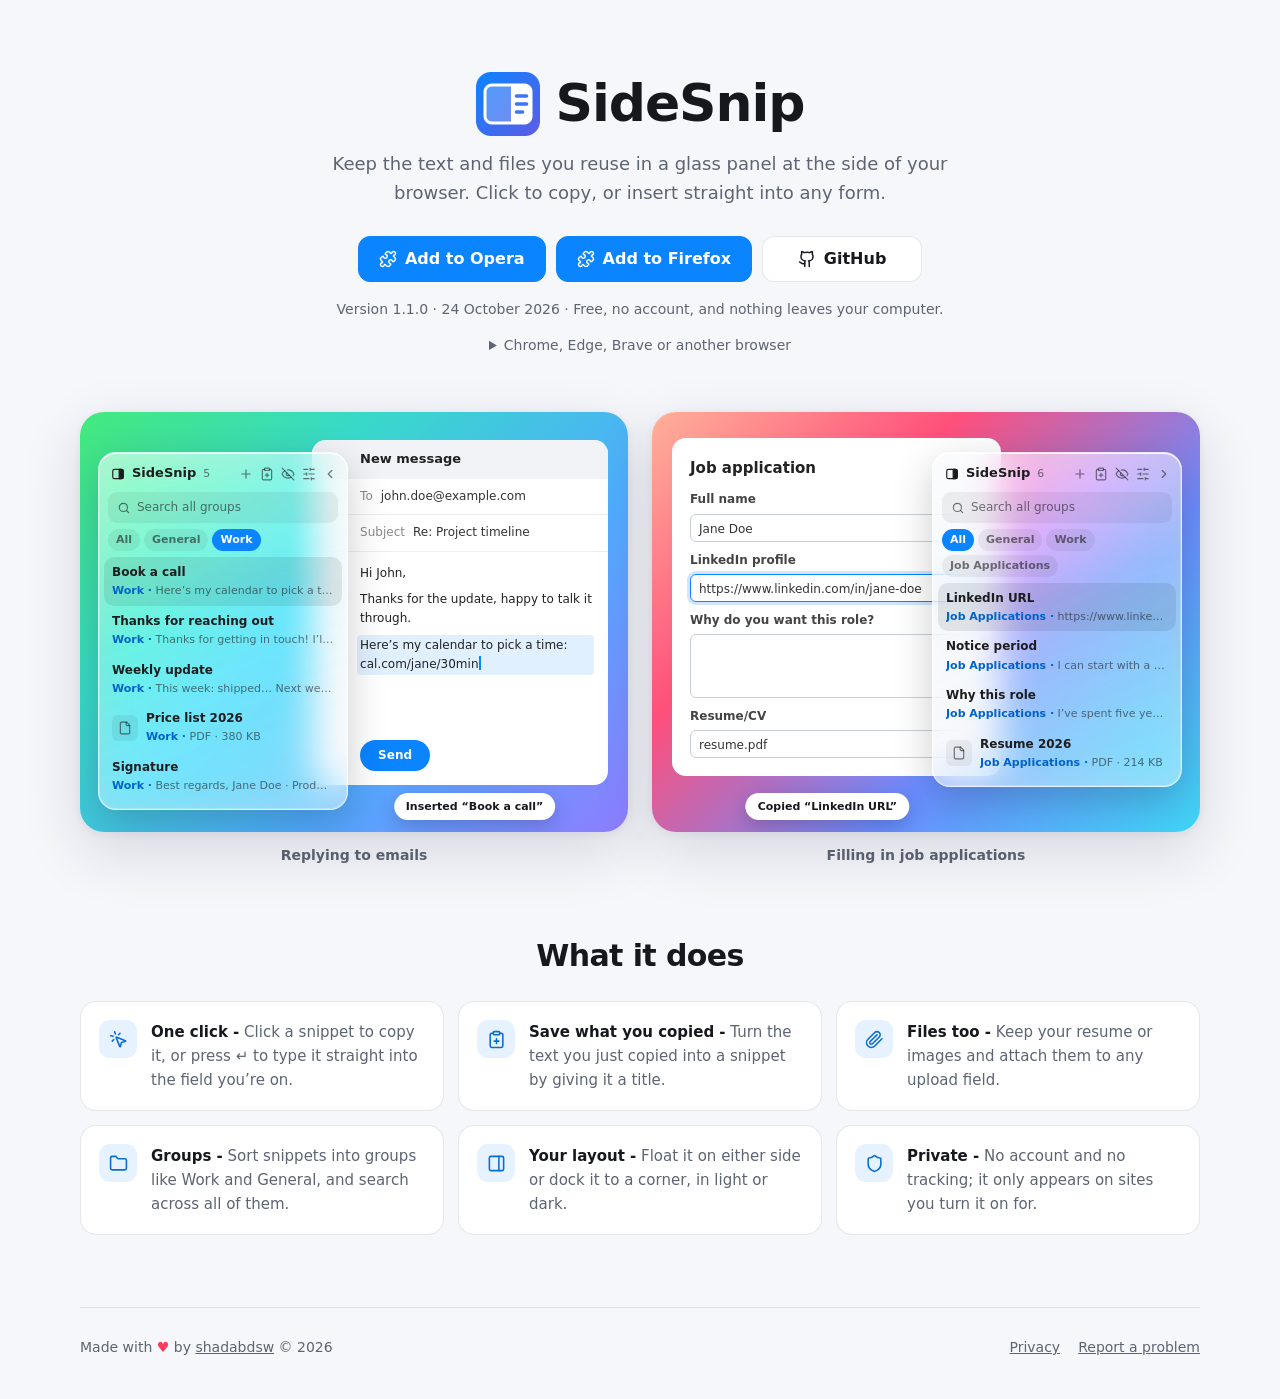
<file: docs/index.html>
<!doctype html>
<html lang="en">
<head>
<meta charset="utf-8">
<meta name="viewport" content="width=device-width, initial-scale=1">
<title>SideSnip</title>
<meta name="description" content="Keep the text and files you reuse in a glass panel at the side of your browser. Click to copy, or insert straight into any form.">
<link rel="icon" href="assets/icon.svg" type="image/svg+xml">
<link rel="icon" href="assets/icon48.png" sizes="48x48">
<link rel="stylesheet" href="styles.css">
</head>
<body>
<svg width="0" height="0" style="position:absolute" aria-hidden="true">
  <symbol id="i-logo" viewBox="0 0 24 24"><rect x="3" y="4" width="18" height="16" rx="3"/><path d="M14 4h4a3 3 0 0 1 3 3v10a3 3 0 0 1-3 3h-4z" fill="currentColor"/></symbol>
  <symbol id="i-clip-plus" viewBox="0 0 24 24"><rect x="8" y="2" width="8" height="4" rx="1"/><path d="M16 4h2a2 2 0 0 1 2 2v14a2 2 0 0 1-2 2H6a2 2 0 0 1-2-2V6a2 2 0 0 1 2-2h2"/><path d="M9 14h6M12 11v6"/></symbol>
  <symbol id="i-plus" viewBox="0 0 24 24"><path d="M12 5v14M5 12h14"/></symbol>
  <symbol id="i-sliders" viewBox="0 0 24 24"><path d="M21 4h-7M10 4H3M21 12h-9M8 12H3M21 20h-5M12 20H3M14 2v4M8 10v4M16 18v4"/></symbol>
  <symbol id="i-eye-off" viewBox="0 0 24 24"><path d="M10.73 5.08A10.74 10.74 0 0 1 21.94 11.65a1 1 0 0 1 0 .7 10.75 10.75 0 0 1-1.44 2.49"/><path d="M14.08 14.16a3 3 0 0 1-4.24-4.24"/><path d="M17.48 17.5a10.75 10.75 0 0 1-15.42-5.15 1 1 0 0 1 0-.7 10.75 10.75 0 0 1 4.45-5.14"/><path d="m2 2 20 20"/></symbol>
  <symbol id="i-chevron" viewBox="0 0 24 24"><path d="m9 18 6-6-6-6"/></symbol>
  <symbol id="i-search" viewBox="0 0 24 24"><circle cx="11" cy="11" r="7"/><path d="m20 20-3.5-3.5"/></symbol>
  <symbol id="i-file" viewBox="0 0 24 24"><path d="M15 2H6a2 2 0 0 0-2 2v16a2 2 0 0 0 2 2h12a2 2 0 0 0 2-2V7Z"/><path d="M14 2v4a2 2 0 0 0 2 2h4"/></symbol>
  <symbol id="i-download" viewBox="0 0 24 24"><path d="M21 15v4a2 2 0 0 1-2 2H5a2 2 0 0 1-2-2v-4"/><path d="m7 10 5 5 5-5M12 15V3"/></symbol>
  <symbol id="i-puzzle" viewBox="0 0 24 24"><path d="M15.39 4.39a1 1 0 0 0 1.68-.474 2.5 2.5 0 1 1 3.014 3.015 1 1 0 0 0-.474 1.68l1.683 1.682a2.414 2.414 0 0 1 0 3.414L19.61 15.39a1 1 0 0 1-1.68-.474 2.5 2.5 0 1 0-3.014 3.015 1 1 0 0 1 .474 1.68l-1.683 1.682a2.414 2.414 0 0 1-3.414 0L8.61 19.61a1 1 0 0 0-1.68.474 2.5 2.5 0 1 1-3.014-3.015 1 1 0 0 0 .474-1.68l-1.683-1.682a2.414 2.414 0 0 1 0-3.414L4.39 8.61a1 1 0 0 1 1.68.474 2.5 2.5 0 1 0 3.014-3.015 1 1 0 0 1-.474-1.68l1.683-1.682a2.414 2.414 0 0 1 3.414 0z"/></symbol>
  <symbol id="i-github" viewBox="0 0 24 24"><path d="M15 22v-4a4.8 4.8 0 0 0-1-3.5c3 0 6-2 6-5.5.08-1.25-.27-2.48-1-3.5.28-1.15.28-2.35 0-3.5 0 0-1 0-3 1.5-2.64-.5-5.36-.5-8 0C6 2 5 2 5 2c-.3 1.15-.3 2.35 0 3.5A5.4 5.4 0 0 0 4 9c0 3.5 3 5.5 6 5.5-.39.49-.68 1.05-.85 1.65S8.93 17.38 9 18v4"/><path d="M9 18c-4.51 2-5-2-7-2"/></symbol>
  <symbol id="i-click" viewBox="0 0 24 24"><path d="M14 4.1 12 6M5.1 8l-2.9-.8M6 12l-1.9 2M7.2 2.2 8 5.1"/><path d="M9.04 9.69a.5.5 0 0 1 .65-.65l11 4.5a.5.5 0 0 1-.07.95l-4.35 1.04a1 1 0 0 0-.74.74l-1.04 4.35a.5.5 0 0 1-.95.07z"/></symbol>
  <symbol id="i-paperclip" viewBox="0 0 24 24"><path d="m21.44 11.05-9.19 9.19a6 6 0 0 1-8.49-8.49l8.57-8.57A4 4 0 1 1 18 8.84l-8.59 8.57a2 2 0 0 1-2.83-2.83l8.49-8.48"/></symbol>
  <symbol id="i-folder" viewBox="0 0 24 24"><path d="M20 20a2 2 0 0 0 2-2V8a2 2 0 0 0-2-2h-7.9a2 2 0 0 1-1.69-.9L9.6 3.9A2 2 0 0 0 7.93 3H4a2 2 0 0 0-2 2v13a2 2 0 0 0 2 2Z"/></symbol>
  <symbol id="i-layout" viewBox="0 0 24 24"><rect x="3" y="3" width="18" height="18" rx="2"/><path d="M15 3v18"/></symbol>
  <symbol id="i-shield" viewBox="0 0 24 24"><path d="M20 13c0 5-3.5 7.5-7.66 8.95a1 1 0 0 1-.67-.01C7.5 20.5 4 18 4 13V6a1 1 0 0 1 1-1c2 0 4.5-1.2 6.24-2.72a1.17 1.17 0 0 1 1.52 0C14.51 3.81 17 5 19 5a1 1 0 0 1 1 1z"/></symbol>
</svg>

<main>
  <section class="intro wrap narrow">
    <div class="brand-row">
      <img src="assets/icon128.png" alt="" width="64" height="64">
      <h1>SideSnip</h1>
    </div>
    <!-- The short description: keep it the same as manifest.json "description", the README's first line and the store summaries. -->
    <p class="lead">Keep the text and files you reuse in a glass panel at the side of your browser. Click to copy, or insert straight into any form.</p>
    <!-- Store buttons say "Coming soon" until their link is set in site.js; data-optional ones stay hidden until then. -->
    <div class="actions">
      <a class="btn primary" data-link="opera"><svg><use href="#i-puzzle"/></svg><span>Add to Opera</span><small></small></a>
      <a class="btn primary" data-link="firefox"><svg><use href="#i-puzzle"/></svg><span>Add to Firefox</span><small></small></a>
      <a class="btn primary" data-link="edge" data-optional><svg><use href="#i-puzzle"/></svg><span>Add to Edge</span></a>
      <a class="btn primary" data-link="chrome" data-optional><svg><use href="#i-puzzle"/></svg><span>Add to Chrome</span></a>
      <a class="btn" data-link="github"><svg><use href="#i-github"/></svg><span>GitHub</span></a>
    </div>
    <!-- Update with every release, together with manifest.json "version". -->
    <p class="also"><span class="release">Version 1.1.0 · 24 October 2026</span><span class="sep"> · </span>Free, no account, and nothing leaves your computer.</p>
    <details class="howto">
      <summary>Chrome, Edge, Brave or another browser</summary>
      <ol>
        <li><a data-link="releases">Download SideSnip</a> and unzip it to a folder you’ll keep.</li>
        <li>Open your browser’s <strong>Extensions</strong> page, for example <code>chrome://extensions</code>.</li>
        <li>Turn on <strong>Developer mode</strong>.</li>
        <li>Click <strong>Load unpacked</strong> and choose the folder with <code>manifest.json</code> in it.</li>
      </ol>
    </details>
  </section>

  <section class="shots wrap" aria-label="SideSnip in use">
    <figure>
      <div class="demo scene-mail" aria-hidden="true">
        <div class="demo-panel">
          <div class="dp-head">
            <div class="dp-brand"><svg><use href="#i-logo"/></svg>SideSnip <small>5</small></div>
            <div class="dp-icons"><svg><use href="#i-plus"/></svg><svg><use href="#i-clip-plus"/></svg><svg><use href="#i-eye-off"/></svg><svg><use href="#i-sliders"/></svg><svg class="flip"><use href="#i-chevron"/></svg></div>
          </div>
          <div class="dp-search"><svg><use href="#i-search"/></svg>Search all groups</div>
          <div class="dp-chips"><span>All</span><span>General</span><span class="on">Work</span></div>
          <div class="dp-list">
            <div class="dp-row hover"><div><b>Book a call</b><em><i>Work ·</i> Here’s my calendar to pick a time: cal.com/jane/30min</em></div></div>
            <div class="dp-row"><div><b>Thanks for reaching out</b><em><i>Work ·</i> Thanks for getting in touch! I’ll get back to you…</em></div></div>
            <div class="dp-row"><div><b>Weekly update</b><em><i>Work ·</i> This week: shipped… Next week: …</em></div></div>
            <div class="dp-row"><span class="dp-thumb"><svg><use href="#i-file"/></svg></span><div><b>Price list 2026</b><em><i>Work ·</i> PDF · 380 KB</em></div></div>
            <div class="dp-row"><div><b>Signature</b><em><i>Work ·</i> Best regards, Jane Doe · Product Manager</em></div></div>
          </div>
        </div>
        <div class="demo-mail">
          <div class="mail-bar">New message</div>
          <div class="mail-line"><span>To</span>john.doe@example.com</div>
          <div class="mail-line"><span>Subject</span>Re: Project timeline</div>
          <div class="mail-body">
            <p>Hi John,</p>
            <p>Thanks for the update, happy to talk it through.</p>
            <p class="ins">Here’s my calendar to pick a time: cal.com/jane/30min<i></i></p>
          </div>
          <div class="mail-send">Send</div>
        </div>
        <div class="dp-toast">Inserted “Book a call”</div>
      </div>
      <figcaption>Replying to emails</figcaption>
    </figure>

    <figure>
      <div class="demo scene-job" aria-hidden="true">
        <div class="demo-form">
          <b>Job application</b>
          <label>Full name</label><div class="field">Jane Doe</div>
          <label>LinkedIn profile</label><div class="field focus">https://www.linkedin.com/in/jane-doe</div>
          <label>Why do you want this role?</label><div class="field tall"></div>
          <label>Resume/CV</label><div class="field">resume.pdf</div>
        </div>
        <div class="demo-panel">
          <div class="dp-head">
            <div class="dp-brand"><svg><use href="#i-logo"/></svg>SideSnip <small>6</small></div>
            <div class="dp-icons"><svg><use href="#i-plus"/></svg><svg><use href="#i-clip-plus"/></svg><svg><use href="#i-eye-off"/></svg><svg><use href="#i-sliders"/></svg><svg><use href="#i-chevron"/></svg></div>
          </div>
          <div class="dp-search"><svg><use href="#i-search"/></svg>Search all groups</div>
          <div class="dp-chips"><span class="on">All</span><span>General</span><span>Work</span><span>Job Applications</span></div>
          <div class="dp-list">
            <div class="dp-row hover"><div><b>LinkedIn URL</b><em><i>Job Applications ·</i> https://www.linkedin.com/in/jane-doe</em></div></div>
            <div class="dp-row"><div><b>Notice period</b><em><i>Job Applications ·</i> I can start with a 30-day notice period.</em></div></div>
            <div class="dp-row"><div><b>Why this role</b><em><i>Job Applications ·</i> I’ve spent five years building…</em></div></div>
            <div class="dp-row"><span class="dp-thumb"><svg><use href="#i-file"/></svg></span><div><b>Resume 2026</b><em><i>Job Applications ·</i> PDF · 214 KB</em></div></div>
          </div>
        </div>
        <div class="dp-toast">Copied “LinkedIn URL”</div>
      </div>
      <figcaption>Filling in job applications</figcaption>
    </figure>
  </section>

  <section class="features wrap" aria-labelledby="features-title">
    <h2 id="features-title">What it does</h2>
    <ul>
      <li><span class="f-icon"><svg><use href="#i-click"/></svg></span><p><b>One click -</b> Click a snippet to copy it, or press ↵ to type it straight into the field you’re on.</p></li>
      <li><span class="f-icon"><svg><use href="#i-clip-plus"/></svg></span><p><b>Save what you copied -</b> Turn the text you just copied into a snippet by giving it a title.</p></li>
      <li><span class="f-icon"><svg><use href="#i-paperclip"/></svg></span><p><b>Files too -</b> Keep your resume or images and attach them to any upload field.</p></li>
      <li><span class="f-icon"><svg><use href="#i-folder"/></svg></span><p><b>Groups -</b> Sort snippets into groups like Work and General, and search across all of them.</p></li>
      <li><span class="f-icon"><svg><use href="#i-layout"/></svg></span><p><b>Your layout -</b> Float it on either side or dock it to a corner, in light or dark.</p></li>
      <li><span class="f-icon"><svg><use href="#i-shield"/></svg></span><p><b>Private -</b> No account and no tracking; it only appears on sites you turn it on for.</p></li>
    </ul>
  </section>
</main>

<footer class="wrap">
  <div class="credits">
    <span>Made with <span class="heart" role="img" aria-label="love">♥</span> by <a data-link="author">shadabdsw</a> © 2026</span>
  </div>
  <nav><a href="privacy.html">Privacy</a><a data-link="issues">Report a problem</a></nav>
</footer>
<script src="site.js"></script>
</body>
</html>
</file>
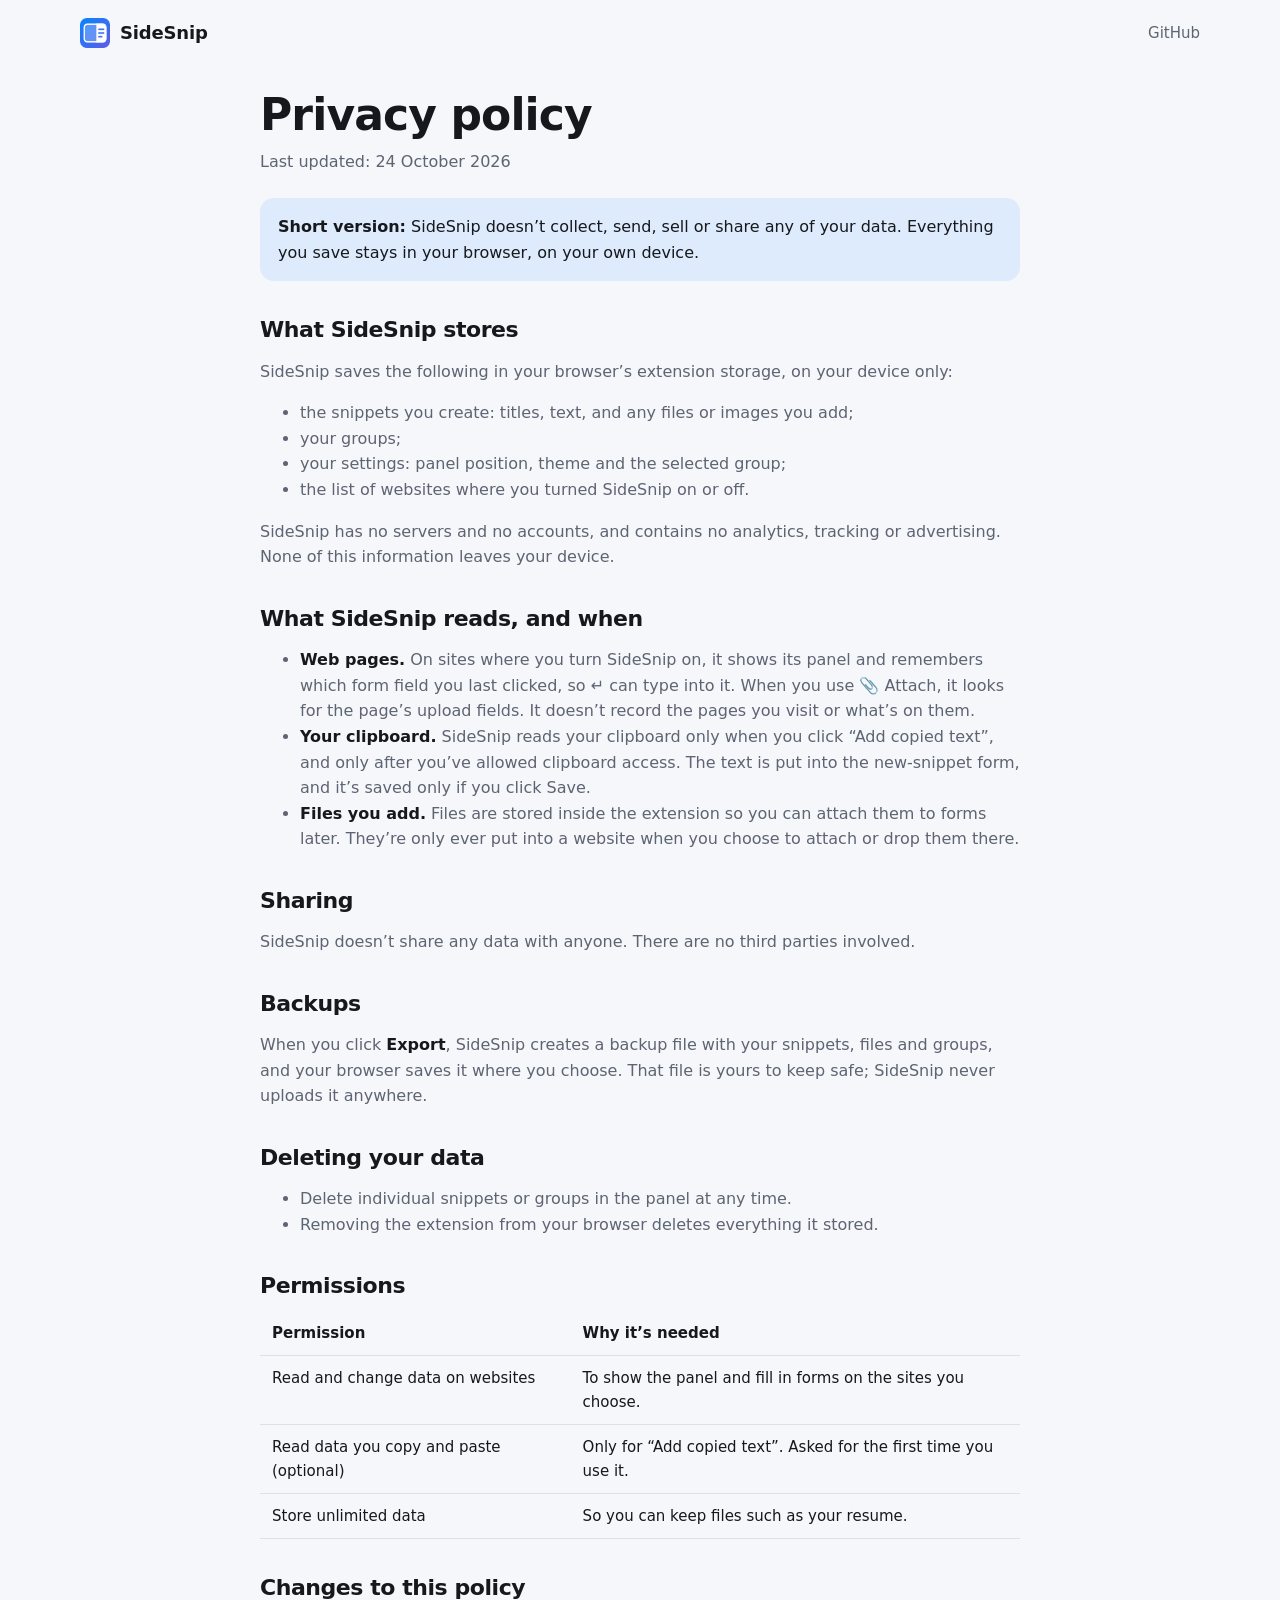
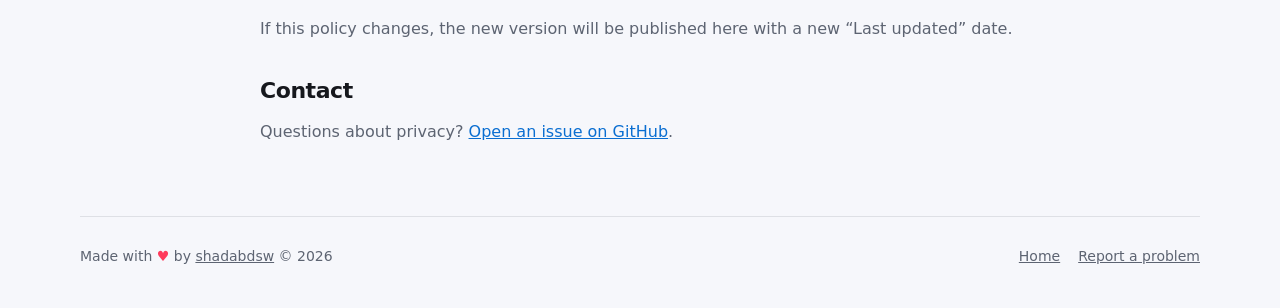
<file: docs/privacy.html>
<!doctype html>
<html lang="en">
<head>
<meta charset="utf-8">
<meta name="viewport" content="width=device-width, initial-scale=1">
<title>Privacy Policy · SideSnip</title>
<meta name="description" content="SideSnip doesn't collect, send, sell or share any of your data. Everything stays in your browser on your own device.">
<link rel="icon" href="assets/icon48.png">
<link rel="stylesheet" href="styles.css">
</head>
<body>
<header class="nav wrap">
  <a class="logo" href="index.html"><img src="assets/icon48.png" alt="" width="30" height="30"><span>SideSnip</span></a>
  <nav>
    <a data-link="github">GitHub</a>
  </nav>
</header>

<main class="wrap doc">
  <h1>Privacy policy</h1>
  <p class="updated">Last updated: 24 October 2026</p>
  <p class="summary"><strong>Short version:</strong> SideSnip doesn’t collect, send, sell or share any of your data. Everything you save stays in your browser, on your own device.</p>

  <h2>What SideSnip stores</h2>
  <p>SideSnip saves the following in your browser’s extension storage, on your device only:</p>
  <ul>
    <li>the snippets you create: titles, text, and any files or images you add;</li>
    <li>your groups;</li>
    <li>your settings: panel position, theme and the selected group;</li>
    <li>the list of websites where you turned SideSnip on or off.</li>
  </ul>
  <p>SideSnip has no servers and no accounts, and contains no analytics, tracking or advertising. None of this information leaves your device.</p>

  <h2>What SideSnip reads, and when</h2>
  <ul>
    <li><strong>Web pages.</strong> On sites where you turn SideSnip on, it shows its panel and remembers which form field you last clicked, so ↵ can type into it. When you use 📎 Attach, it looks for the page’s upload fields. It doesn’t record the pages you visit or what’s on them.</li>
    <li><strong>Your clipboard.</strong> SideSnip reads your clipboard only when you click “Add copied text”, and only after you’ve allowed clipboard access. The text is put into the new-snippet form, and it’s saved only if you click Save.</li>
    <li><strong>Files you add.</strong> Files are stored inside the extension so you can attach them to forms later. They’re only ever put into a website when you choose to attach or drop them there.</li>
  </ul>

  <h2>Sharing</h2>
  <p>SideSnip doesn’t share any data with anyone. There are no third parties involved.</p>

  <h2>Backups</h2>
  <p>When you click <strong>Export</strong>, SideSnip creates a backup file with your snippets, files and groups, and your browser saves it where you choose. That file is yours to keep safe; SideSnip never uploads it anywhere.</p>

  <h2>Deleting your data</h2>
  <ul>
    <li>Delete individual snippets or groups in the panel at any time.</li>
    <li>Removing the extension from your browser deletes everything it stored.</li>
  </ul>

  <h2>Permissions</h2>
  <table>
    <thead><tr><th>Permission</th><th>Why it’s needed</th></tr></thead>
    <tbody>
      <tr><td>Read and change data on websites</td><td>To show the panel and fill in forms on the sites you choose.</td></tr>
      <tr><td>Read data you copy and paste (optional)</td><td>Only for “Add copied text”. Asked for the first time you use it.</td></tr>
      <tr><td>Store unlimited data</td><td>So you can keep files such as your resume.</td></tr>
    </tbody>
  </table>

  <h2>Changes to this policy</h2>
  <p>If this policy changes, the new version will be published here with a new “Last updated” date.</p>

  <h2>Contact</h2>
  <p>Questions about privacy? <a data-link="issues">Open an issue on GitHub</a>.</p>
</main>

<footer class="wrap">
  <div class="credits">
    <span>Made with <span class="heart" role="img" aria-label="love">♥</span> by <a data-link="author">shadabdsw</a> © 2026</span>
  </div>
  <nav><a href="index.html">Home</a><a data-link="issues">Report a problem</a></nav>
</footer>
<script src="site.js"></script>
</body>
</html>
</file>
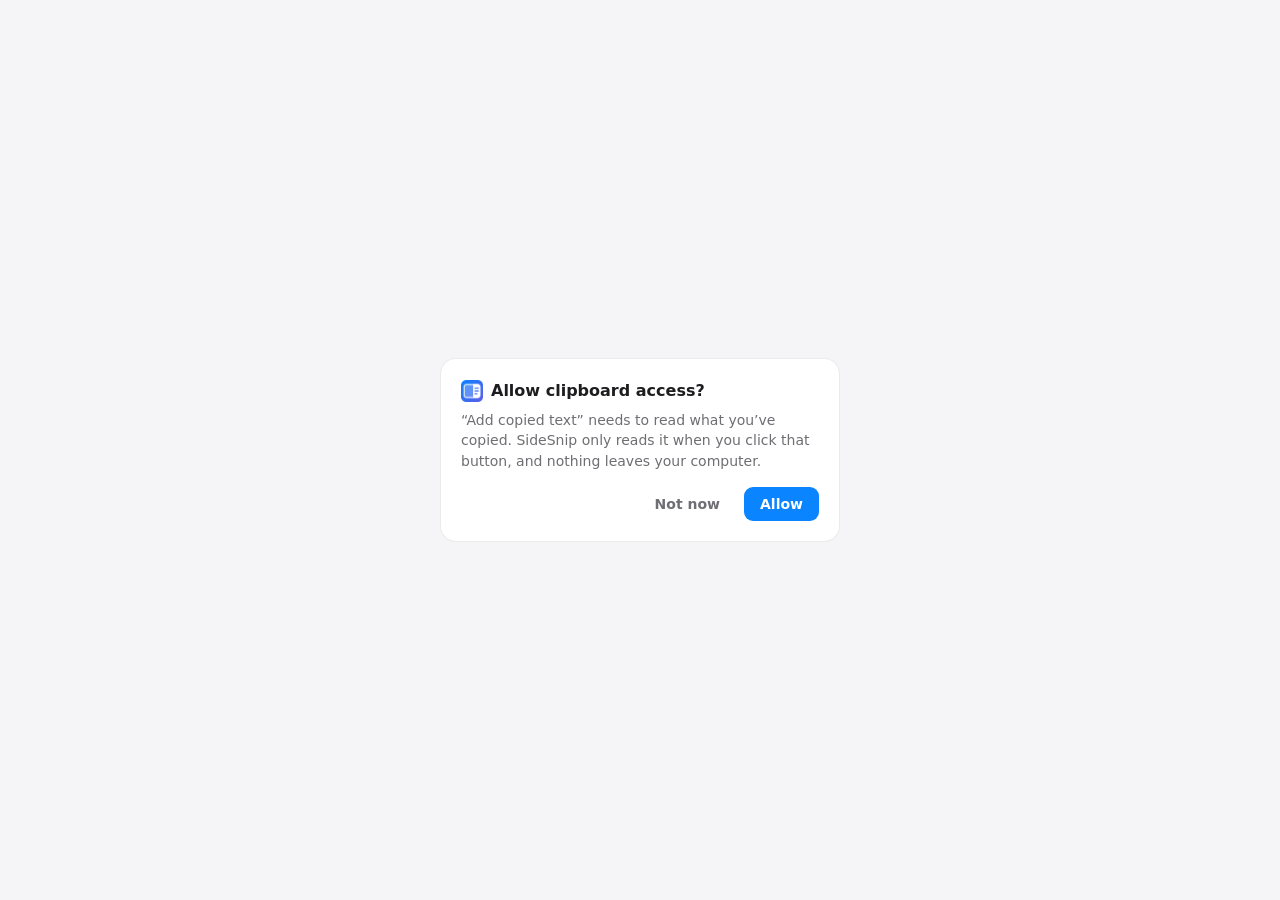
<file: extension/grant.html>
<!doctype html>
<html lang="en">
<head>
<meta charset="utf-8">
<meta name="viewport" content="width=device-width, initial-scale=1">
<title>SideSnip: clipboard access</title>
<style>
  :root {
    color-scheme: light dark;
    --bg: #f5f5f7;
    --card: #ffffff;
    --fg: #1d1d1f;
    --muted: #6e6e73;
    --edge: rgba(0, 0, 0, 0.08);
    --accent: #0a84ff;
  }
  @media (prefers-color-scheme: dark) {
    :root { --bg: #1c1c1e; --card: #2c2c2e; --fg: #f5f5f7; --muted: #a1a1a6; --edge: rgba(255, 255, 255, 0.1); }
  }
  * { box-sizing: border-box; }
  body {
    margin: 0;
    min-height: 100vh;
    display: grid;
    place-items: center;
    padding: 16px;
    background: var(--bg);
    color: var(--fg);
    font: 14px/1.45 -apple-system, BlinkMacSystemFont, "Segoe UI Variable Text", "Segoe UI", system-ui, sans-serif;
  }
  .card { width: 100%; max-width: 400px; padding: 20px; border-radius: 16px; background: var(--card); border: 1px solid var(--edge); }
  h1 { margin: 0 0 8px; font-size: 16px; display: flex; align-items: center; gap: 8px; }
  h1 img { width: 22px; height: 22px; }
  p { margin: 0 0 16px; color: var(--muted); }
  .actions { display: flex; justify-content: flex-end; gap: 8px; }
  button { font: inherit; font-weight: 600; height: 34px; padding: 0 16px; border-radius: 9px; border: 0; cursor: pointer; }
  #cancel { background: transparent; color: var(--muted); }
  #cancel:hover { color: var(--fg); }
  #allow { background: var(--accent); color: #fff; }
  #allow:hover { filter: brightness(1.08); }
</style>
</head>
<body>
  <div class="card">
    <h1><img src="icons/icon48.png" alt="">Allow clipboard access?</h1>
    <p>“Add copied text” needs to read what you’ve copied. SideSnip only reads it when you click that button, and nothing leaves your computer.</p>
    <div class="actions">
      <button id="cancel" type="button">Not now</button>
      <button id="allow" type="button">Allow</button>
    </div>
  </div>
  <script src="grant.js"></script>
</body>
</html>
</file>
<file: docs/styles.css>
:root {
  --bg: #f6f7fb;
  --surface: #ffffff;
  --surface-2: #eef1f7;
  --fg: #16181d;
  --muted: #5d6472;
  --edge: rgba(15, 20, 30, 0.1);
  --accent: #0a6ed1;
  --accent-strong: #0a84ff;
  --accent-soft: rgba(10, 132, 255, 0.1);
  --tag: #0062cc;
  --shadow: 0 20px 60px rgba(20, 30, 60, 0.14), 0 2px 8px rgba(20, 30, 60, 0.06);
  /* Same frosted recipe as the extension's panel (styles.js). */
  --glass-bg: rgba(236, 240, 247, 0.42);
  --glass-sheen: linear-gradient(160deg, rgba(255, 255, 255, 0.38), rgba(255, 255, 255, 0.04) 45%, rgba(255, 255, 255, 0.16));
  --glass-border: rgba(255, 255, 255, 0.65);
  --glass-highlight: inset 0 1px 0 rgba(255, 255, 255, 0.95), inset 0 0 0 1px rgba(255, 255, 255, 0.2);
  --glass-fg: #1d1d1f;
  --glass-muted: rgba(29, 29, 31, 0.6);
  --glass-edge: rgba(0, 0, 0, 0.06);
  color-scheme: light;
}
@media (prefers-color-scheme: dark) {
  :root {
    --bg: #0f1115;
    --surface: #171a21;
    --surface-2: #1e222b;
    --fg: #eef0f4;
    --muted: #a3aab8;
    --edge: rgba(255, 255, 255, 0.1);
    --accent: #5aa9ff;
    --accent-strong: #0a84ff;
    --accent-soft: rgba(10, 132, 255, 0.16);
    --tag: #8cc8ff;
    --shadow: 0 20px 60px rgba(0, 0, 0, 0.5);
    --glass-bg: rgba(44, 46, 54, 0.46);
    --glass-sheen: linear-gradient(160deg, rgba(255, 255, 255, 0.12), rgba(255, 255, 255, 0) 45%, rgba(255, 255, 255, 0.05));
    --glass-border: rgba(255, 255, 255, 0.17);
    --glass-highlight: inset 0 1px 0 rgba(255, 255, 255, 0.18), inset 0 0 0 1px rgba(255, 255, 255, 0.06);
    --glass-fg: #f5f5f7;
    --glass-muted: rgba(245, 245, 247, 0.64);
    --glass-edge: rgba(255, 255, 255, 0.08);
    color-scheme: dark;
  }
}

* { box-sizing: border-box; }
body {
  margin: 0;
  background: var(--bg);
  color: var(--fg);
  font: 16px/1.6 -apple-system, BlinkMacSystemFont, "Segoe UI Variable Text", "Segoe UI", system-ui, sans-serif;
  -webkit-font-smoothing: antialiased;
}
a { color: var(--accent); }
img { display: block; }
/* All icons are outline icons from the sprite at the top of the page. */
svg { fill: none; stroke: currentColor; stroke-width: 2; stroke-linecap: round; stroke-linejoin: round; }
.wrap { width: min(1120px, 100% - 32px); margin-inline: auto; }
h1, h2 { line-height: 1.15; letter-spacing: -0.02em; margin: 0; }
code { font: 13px/1.4 ui-monospace, "Cascadia Code", Consolas, monospace; padding: 2px 6px; border-radius: 6px; background: var(--surface-2); color: var(--fg); }

/* ---------- Nav (privacy page) ---------- */
.nav { display: flex; align-items: center; justify-content: space-between; gap: 16px; padding: 18px 0; }
.logo { display: flex; align-items: center; gap: 10px; color: var(--fg); text-decoration: none; font-weight: 700; font-size: 18px; letter-spacing: -0.01em; }
.logo img { width: 30px; height: 30px; }
.nav nav { display: flex; gap: 22px; flex-wrap: wrap; }
.nav nav a { color: var(--muted); text-decoration: none; font-size: 15px; font-weight: 500; }
.nav nav a:hover { color: var(--fg); }

/* ---------- Home: intro ---------- */
.narrow { max-width: 720px; }
.intro { display: flex; flex-direction: column; align-items: center; padding: 72px 0 0; text-align: center; }
/* Icon and name side by side. */
.brand-row { display: flex; align-items: center; justify-content: center; gap: 16px; }
.brand-row img { width: 64px; height: 64px; }
.intro h1 { font-size: clamp(36px, 6vw, 52px); }
.lead { font-size: 18px; color: var(--muted); margin: 14px 0 28px; max-width: 620px; }

.actions { display: flex; flex-wrap: wrap; justify-content: center; gap: 10px; }
.btn {
  display: inline-flex;
  align-items: center;
  justify-content: center;
  gap: 8px;
  min-width: 160px;
  height: 46px;
  padding: 0 20px;
  border-radius: 12px;
  background: var(--surface);
  border: 1px solid var(--edge);
  color: var(--fg);
  font-weight: 600;
  text-decoration: none;
  transition: transform 0.15s ease, border-color 0.15s ease, filter 0.15s ease;
}
.btn svg { width: 18px; height: 18px; flex: none; }
.btn:hover { transform: translateY(-1px); border-color: var(--accent); }
.btn.primary { background: var(--accent-strong); border-color: var(--accent-strong); color: #fff; }
.btn.primary:hover { filter: brightness(1.08); }
.btn.soon { opacity: 0.55; }
.btn.soon:hover { transform: none; border-color: var(--edge); filter: none; }
.btn.primary.soon:hover { border-color: var(--accent-strong); }
.btn[hidden] { display: none; }
.btn small { font-size: 12px; font-weight: 500; opacity: 0.85; }
.btn small:empty { display: none; }

.also { margin: 16px 0 0; color: var(--muted); font-size: 14px; }

.howto { margin-top: 14px; max-width: 520px; color: var(--muted); font-size: 14px; }
.howto summary { cursor: pointer; color: var(--muted); }
.howto summary:hover { color: var(--fg); }
.howto ol { margin: 10px 0 0; padding-left: 22px; text-align: left; }
.howto li + li { margin-top: 4px; }
.howto a { font-weight: 600; }
.howto a.soon { color: var(--muted); font-weight: 500; }
.howto strong { color: var(--fg); }

/* ---------- Home: pictures of the panel in use ---------- */
.shots { display: grid; grid-template-columns: 1fr 1fr; gap: 24px; padding: 56px 0 0; }
.shots figure { margin: 0; }
.shots figcaption { margin-top: 12px; text-align: center; color: var(--muted); font-size: 14px; font-weight: 600; }
.demo {
  position: relative;
  height: 420px;
  border-radius: 24px;
  overflow: hidden;
  box-shadow: var(--shadow);
  font-size: 12px;
}
.scene-mail { background: linear-gradient(135deg, #43e97b 0%, #38d9c9 30%, #4facfe 65%, #8e7dff 100%); }
.scene-job { background: linear-gradient(135deg, #ffb199 0%, #ff4f7b 32%, #6b8cff 66%, #3fd5f5 100%); }

/* Email compose window (scene 1); the panel floats on the left here. */
.demo-mail {
  position: absolute;
  right: 20px;
  top: 28px;
  width: 54%;
  border-radius: 14px;
  overflow: hidden;
  background: #fff;
  color: #222;
}
.mail-bar { padding: 9px 14px 9px 48px; background: #f1f3f6; font-weight: 600; font-size: 13px; }
.mail-line { display: flex; gap: 8px; padding: 8px 14px 8px 48px; border-bottom: 1px solid #eceef2; color: #333; white-space: nowrap; overflow: hidden; }
.mail-line span { color: #888; }
.mail-body { padding: 12px 14px 4px 48px; min-height: 182px; line-height: 1.55; }
.mail-body p { margin: 0 0 8px; }
.mail-body .ins { background: rgba(10, 132, 255, 0.12); border-radius: 4px; padding: 1px 3px; margin-left: -3px; }
.mail-body .ins i { display: inline-block; width: 1.5px; height: 14px; margin-left: 1px; vertical-align: -2px; background: #0a84ff; }
.mail-send { display: inline-block; margin: 6px 14px 14px 48px; padding: 6px 18px; border-radius: 999px; background: #0a84ff; color: #fff; font-weight: 600; }

/* Job application form (scene 2); the panel floats on the right. */
.demo-form {
  position: absolute;
  left: 20px;
  top: 26px;
  width: 60%;
  padding: 18px;
  border-radius: 14px;
  background: #fff;
  color: #222;
}
.demo-form b { display: block; font-size: 15px; margin-bottom: 10px; }
.demo-form label { display: block; margin: 9px 0 4px; font-weight: 600; color: #444; }
.demo-form .field { height: 28px; border: 1px solid #c9ced8; border-radius: 6px; padding: 5px 8px; color: #333; white-space: nowrap; overflow: hidden; }
.demo-form .field.focus { border-color: #0a84ff; box-shadow: 0 0 0 3px rgba(10, 132, 255, 0.2); }
.demo-form .field.tall { height: 64px; }

.demo-panel {
  position: absolute;
  z-index: 1;
  top: 40px;
  right: 18px;
  width: 250px;
  border-radius: 18px;
  background: var(--glass-sheen), var(--glass-bg);
  -webkit-backdrop-filter: blur(18px) saturate(170%);
  backdrop-filter: blur(18px) saturate(170%);
  border: 1px solid var(--glass-border);
  box-shadow: 0 12px 40px rgba(0, 0, 0, 0.2), var(--glass-highlight);
  color: var(--glass-fg);
}
.scene-mail .demo-panel { right: auto; left: 18px; }
.scene-mail .dp-toast { left: 72%; }
.scene-job .dp-toast { left: 32%; }
.dp-head { display: flex; align-items: center; gap: 6px; padding: 10px 10px 8px 12px; }
.dp-brand { flex: 1; display: flex; align-items: center; gap: 7px; font-weight: 700; font-size: 13px; }
.dp-brand small { font-weight: 500; color: var(--glass-muted); }
.dp-icons { display: flex; gap: 7px; color: var(--glass-muted); }
.demo-panel svg { width: 14px; height: 14px; }
.demo-panel svg.flip { transform: rotate(180deg); }
.dp-search { margin: 0 9px 6px; padding: 6px 9px; border-radius: 9px; background: var(--glass-edge); color: var(--glass-muted); display: flex; gap: 6px; align-items: center; }
.dp-chips { display: flex; gap: 4px; flex-wrap: wrap; padding: 0 9px 6px; }
.dp-chips span { padding: 2px 8px; border-radius: 999px; background: var(--glass-edge); color: var(--glass-muted); font-weight: 600; font-size: 11px; }
.dp-chips span.on { background: #0a84ff; color: #fff; }
.dp-list { padding: 0 5px 8px; }
.dp-row { display: flex; align-items: center; gap: 8px; padding: 6px 8px; border-radius: 10px; }
.dp-row.hover { background: rgba(0, 0, 0, 0.085); }
@media (prefers-color-scheme: dark) { .dp-row.hover { background: rgba(255, 255, 255, 0.1); } }
.dp-row div { min-width: 0; display: flex; flex-direction: column; }
.dp-row b { font-weight: 600; }
.dp-row em { font-style: normal; color: var(--glass-muted); font-size: 11px; white-space: nowrap; overflow: hidden; text-overflow: ellipsis; }
.dp-row em i { font-style: normal; color: var(--tag); font-weight: 600; }
.dp-thumb { width: 26px; height: 26px; border-radius: 6px; background: var(--glass-edge); display: grid; place-items: center; color: var(--glass-muted); flex: none; }
.dp-toast { position: absolute; z-index: 2; left: 50%; bottom: 12px; transform: translateX(-50%); padding: 5px 12px; border-radius: 999px; background: var(--surface); color: var(--fg); font-weight: 600; font-size: 11px; box-shadow: 0 6px 20px rgba(0, 0, 0, 0.2); white-space: nowrap; }

/* ---------- Home: features ---------- */
.features { padding: 72px 0 0; }
.features h2 { font-size: clamp(24px, 3vw, 30px); text-align: center; }
.features ul { list-style: none; margin: 28px 0 0; padding: 0; display: grid; grid-template-columns: repeat(3, 1fr); gap: 14px; }
.features li { display: flex; gap: 14px; align-items: flex-start; padding: 18px; border-radius: 16px; background: var(--surface); border: 1px solid var(--edge); }
.features p { margin: 0; color: var(--muted); font-size: 15px; }
.features p b { color: var(--fg); font-weight: 600; }
.f-icon { width: 38px; height: 38px; flex: none; border-radius: 11px; display: grid; place-items: center; background: var(--accent-soft); color: var(--accent); }
.f-icon svg { width: 19px; height: 19px; }

/* ---------- Footer ---------- */
footer { margin-top: 72px; padding: 28px 0 40px; border-top: 1px solid var(--edge); display: flex; flex-wrap: wrap; gap: 16px; justify-content: space-between; align-items: flex-start; color: var(--muted); font-size: 14px; }
footer nav { display: flex; gap: 18px; }
footer a { color: var(--muted); }
.credits { display: flex; flex-direction: column; gap: 2px; }
.heart { color: #ff3b5c; }

/* ---------- Privacy page ---------- */
.doc { max-width: 760px; padding: 24px 0 0; }
.doc h1 { font-size: clamp(32px, 4vw, 44px); }
.doc .updated { color: var(--muted); margin: 8px 0 24px; }
.doc h2 { font-size: 22px; margin-top: 36px; }
.doc p, .doc li { color: var(--muted); }
.doc strong { color: var(--fg); }
.doc table { width: 100%; border-collapse: collapse; margin-top: 12px; font-size: 15px; }
.doc th, .doc td { text-align: left; padding: 10px 12px; border-bottom: 1px solid var(--edge); vertical-align: top; }
.doc th { color: var(--fg); }
.summary { padding: 16px 18px; border-radius: 14px; background: var(--accent-soft); color: var(--fg) !important; }

a[data-link]:not([href]) { cursor: default; }


@media (max-width: 1000px) {
  .shots { grid-template-columns: 1fr; max-width: 640px; }
  .features ul { grid-template-columns: 1fr 1fr; }
}
@media (max-width: 600px) {
  .intro { padding-top: 48px; }
  .lead { font-size: 17px; }
  .btn { flex: 1 1 100%; }
  .shots { padding-top: 40px; }
  /* Phones: the pictures flow (window, then the panel overlapping its lower edge) so nothing is clipped. */
  .demo { height: auto; display: flex; flex-direction: column; padding: 16px 12px 56px; }
  .demo-form, .demo-mail, .demo-panel { position: relative; top: auto; left: auto; right: auto; }
  .demo-form, .demo-mail { width: 88%; }
  .demo-mail { order: -1; margin-left: auto; }
  .mail-bar, .mail-line, .mail-body { padding-left: 14px; }
  .mail-body { min-height: 0; }
  .mail-send { margin-left: 14px; }
  .demo-panel { width: 240px; margin-top: -44px; }
  .scene-mail .demo-panel { left: auto; }
  .scene-job .demo-panel { margin-left: auto; }
  .scene-mail .dp-toast, .scene-job .dp-toast { left: 50%; }
  .also .release { display: block; }
  .also .sep { display: none; }
  .brand-row img { width: 52px; height: 52px; }
  .features { padding-top: 56px; }
  .features ul { grid-template-columns: 1fr; }
  footer { flex-direction: column; align-items: center; text-align: center; }
  .credits { align-items: center; }
  footer nav { justify-content: center; }
}
@media (prefers-reduced-motion: reduce) {
  * { transition: none !important; }
}
</file>
